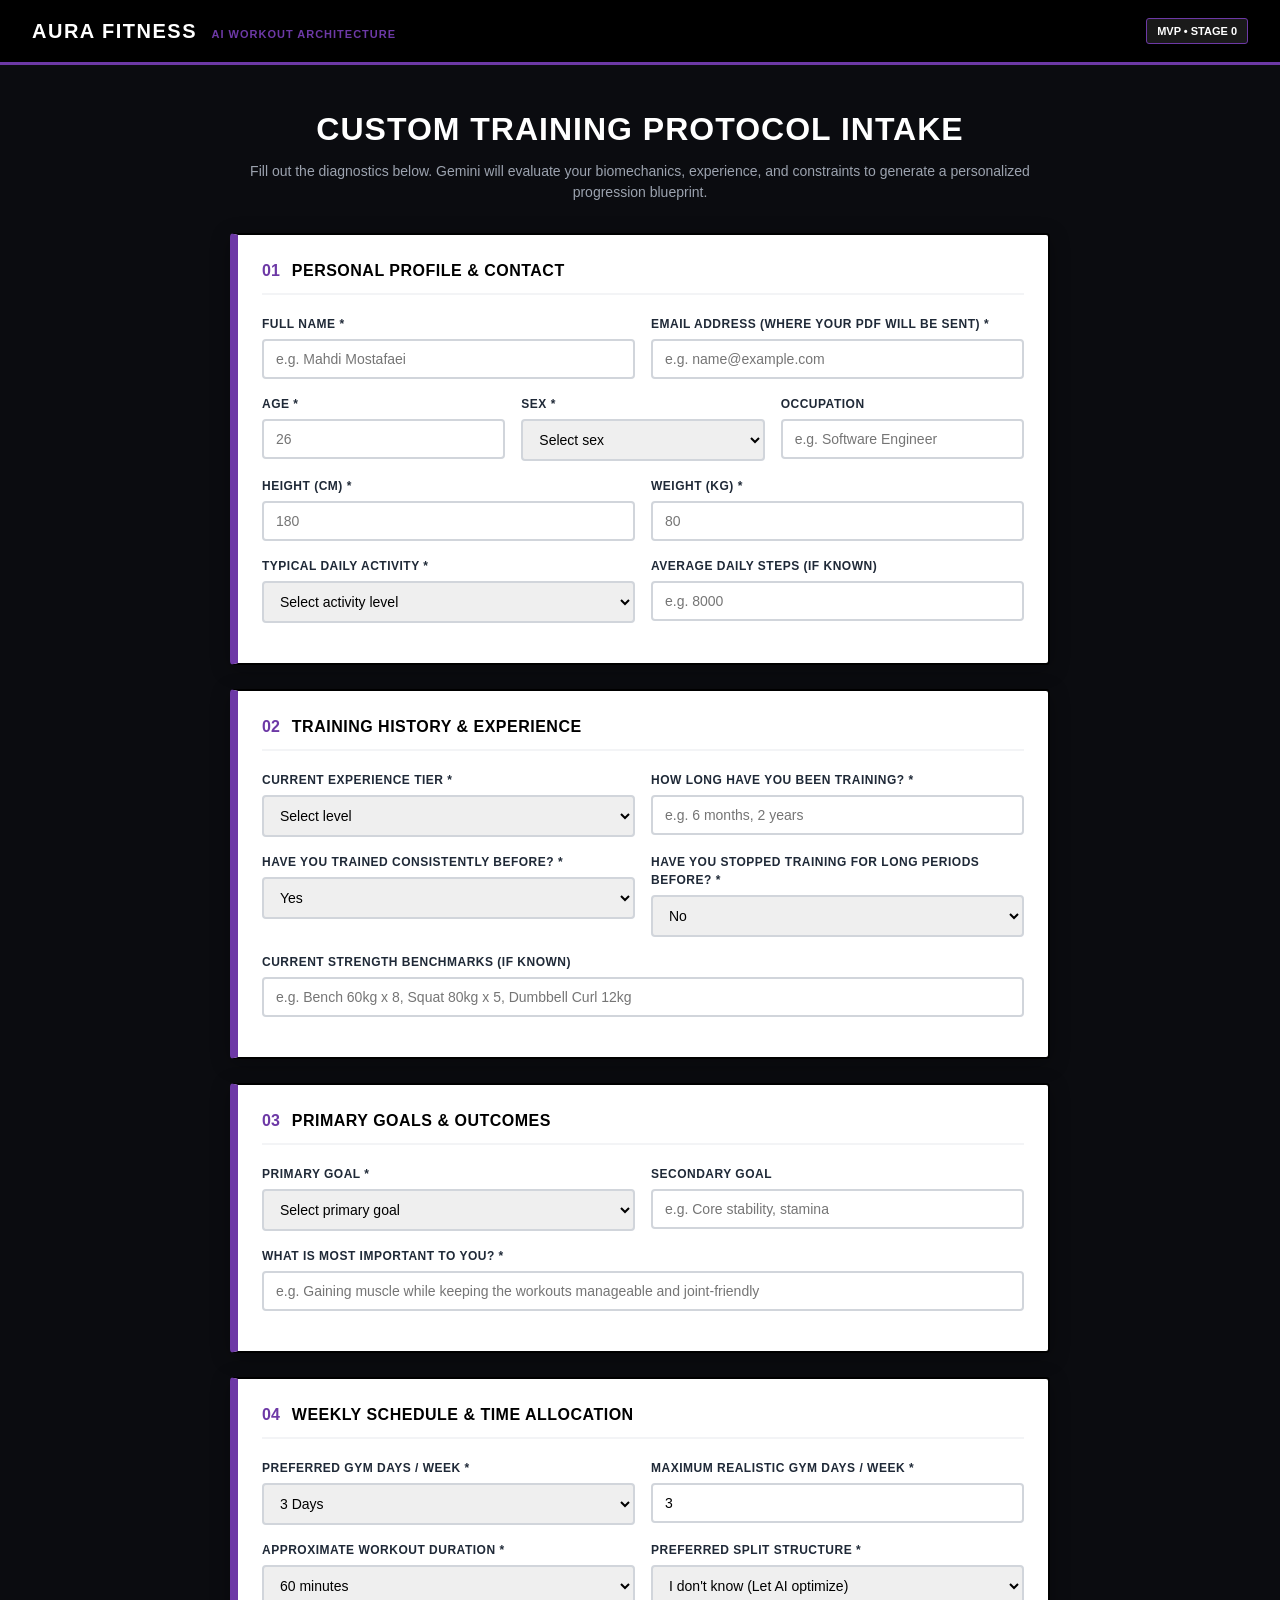
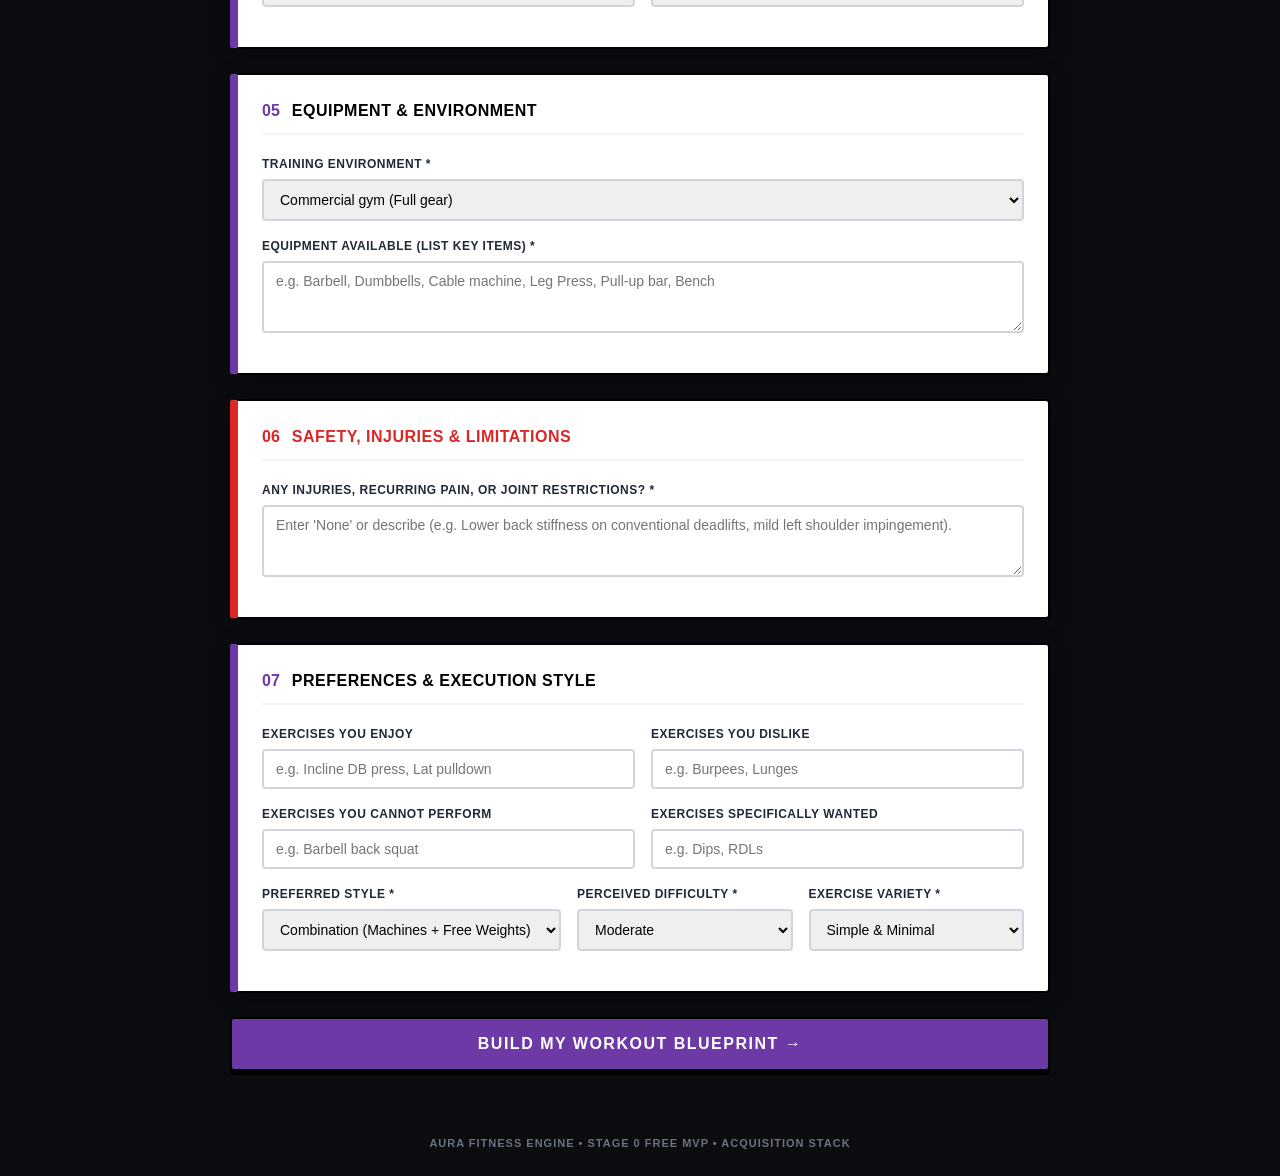
<file: index.html>
<!DOCTYPE html>
<html lang="en">
<head>
  <meta charset="UTF-8" />
  <meta name="viewport" content="width=device-width, initial-scale=1.0"/>
  <title>AURA FITNESS | Custom Workout Generator</title>
  <link rel="stylesheet" href="styles.css" />
</head>
<body>

  <header class="navbar">
    <div class="brand">
      <span class="brand-title">AURA FITNESS</span>
      <span class="brand-tag">AI WORKOUT ARCHITECTURE</span>
    </div>
    <div class="stage-tag">MVP &bull; STAGE 0</div>
  </header>

  <main class="container">
    <div class="form-header">
      <h1>Custom Training Protocol Intake</h1>
      <p>Fill out the diagnostics below. Gemini will evaluate your biomechanics, experience, and constraints to generate a personalized progression blueprint.</p>
    </div>

    <form id="intakeForm">

      <!-- SECTION 1: PERSONAL & CONTACT -->
      <section class="form-card">
        <div class="section-title">
          <span class="section-num">01</span>
          <h2>Personal Profile & Contact</h2>
        </div>
        
        <div class="grid-2">
          <div class="form-group">
            <label for="user_name">Full Name *</label>
            <input type="text" id="user_name" name="user_name" required placeholder="e.g. Mahdi Mostafaei" />
          </div>
          <div class="form-group">
            <label for="user_email">Email Address (Where your PDF will be sent) *</label>
            <input type="email" id="user_email" name="user_email" required placeholder="e.g. name@example.com" />
          </div>
        </div>

        <div class="grid-3">
          <div class="form-group">
            <label for="user_age">Age *</label>
            <input type="number" id="user_age" name="user_age" required min="14" max="100" placeholder="26" />
          </div>
          <div class="form-group">
            <label for="user_sex">Sex *</label>
            <select id="user_sex" name="user_sex" required>
              <option value="" disabled selected>Select sex</option>
              <option value="Male">Male</option>
              <option value="Female">Female</option>
              <option value="Other">Other</option>
            </select>
          </div>
          <div class="form-group">
            <label for="user_occupation">Occupation</label>
            <input type="text" id="user_occupation" name="user_occupation" placeholder="e.g. Software Engineer" />
          </div>
        </div>

        <div class="grid-2">
          <div class="form-group">
            <label for="user_height">Height (cm) *</label>
            <input type="number" id="user_height" name="user_height" required placeholder="180" />
          </div>
          <div class="form-group">
            <label for="user_weight">Weight (kg) *</label>
            <input type="number" id="user_weight" name="user_weight" required placeholder="80" />
          </div>
        </div>

        <div class="grid-2">
          <div class="form-group">
            <label for="daily_activity">Typical Daily Activity *</label>
            <select id="daily_activity" name="daily_activity" required>
              <option value="" disabled selected>Select activity level</option>
              <option value="Mostly sitting">Mostly sitting</option>
              <option value="Somewhat active">Somewhat active</option>
              <option value="Active">Active</option>
              <option value="Very active">Very active</option>
            </select>
          </div>
          <div class="form-group">
            <label for="daily_steps">Average Daily Steps (if known)</label>
            <input type="number" id="daily_steps" name="daily_steps" placeholder="e.g. 8000" />
          </div>
        </div>
      </section>

      <!-- SECTION 2: TRAINING EXPERIENCE -->
      <section class="form-card">
        <div class="section-title">
          <span class="section-num">02</span>
          <h2>Training History & Experience</h2>
        </div>

        <div class="grid-2">
          <div class="form-group">
            <label for="experience_level">Current Experience Tier *</label>
            <select id="experience_level" name="experience_level" required>
              <option value="" disabled selected>Select level</option>
              <option value="Complete beginner">Complete beginner</option>
              <option value="Beginner">Beginner</option>
              <option value="Intermediate">Intermediate</option>
              <option value="Advanced">Advanced</option>
            </select>
          </div>
          <div class="form-group">
            <label for="training_duration">How long have you been training? *</label>
            <input type="text" id="training_duration" name="training_duration" required placeholder="e.g. 6 months, 2 years" />
          </div>
        </div>

        <div class="grid-2">
          <div class="form-group">
            <label for="consistent_training">Have you trained consistently before? *</label>
            <select id="consistent_training" name="consistent_training" required>
              <option value="Yes">Yes</option>
              <option value="No">No</option>
            </select>
          </div>
          <div class="form-group">
            <label for="training_hiatus">Have you stopped training for long periods before? *</label>
            <select id="training_hiatus" name="training_hiatus" required>
              <option value="No">No</option>
              <option value="Yes">Yes</option>
            </select>
          </div>
        </div>

        <div class="form-group">
          <label for="strength_level">Current Strength Benchmarks (if known)</label>
          <input type="text" id="strength_level" name="strength_level" placeholder="e.g. Bench 60kg x 8, Squat 80kg x 5, Dumbbell Curl 12kg" />
        </div>
      </section>

      <!-- SECTION 3: GOALS & PRIORITIES -->
      <section class="form-card">
        <div class="section-title">
          <span class="section-num">03</span>
          <h2>Primary Goals & Outcomes</h2>
        </div>

        <div class="grid-2">
          <div class="form-group">
            <label for="primary_goal">Primary Goal *</label>
            <select id="primary_goal" name="primary_goal" required>
              <option value="" disabled selected>Select primary goal</option>
              <option value="Muscle gain">Muscle gain</option>
              <option value="Strength">Strength</option>
              <option value="Fat loss">Fat loss</option>
              <option value="General fitness">General fitness</option>
              <option value="Body recomposition">Body recomposition</option>
              <option value="Other">Other</option>
            </select>
          </div>
          <div class="form-group">
            <label for="secondary_goal">Secondary Goal</label>
            <input type="text" id="secondary_goal" name="secondary_goal" placeholder="e.g. Core stability, stamina" />
          </div>
        </div>

        <div class="form-group">
          <label for="top_priority">What is most important to you? *</label>
          <input type="text" id="top_priority" name="top_priority" required placeholder="e.g. Gaining muscle while keeping the workouts manageable and joint-friendly" />
        </div>
      </section>

      <!-- SECTION 4: SCHEDULE & SPLIT -->
      <section class="form-card">
        <div class="section-title">
          <span class="section-num">04</span>
          <h2>Weekly Schedule & Time Allocation</h2>
        </div>

        <div class="grid-2">
          <div class="form-group">
            <label for="preferred_days">Preferred Gym Days / Week *</label>
            <select id="preferred_days" name="preferred_days" required>
              <option value="2">2 Days</option>
              <option value="3" selected>3 Days</option>
              <option value="4">4 Days</option>
              <option value="5">5 Days</option>
              <option value="6">6 Days</option>
            </select>
          </div>
          <div class="form-group">
            <label for="max_days">Maximum Realistic Gym Days / Week *</label>
            <input type="number" id="max_days" name="max_days" required min="1" max="7" value="3" />
          </div>
        </div>

        <div class="grid-2">
          <div class="form-group">
            <label for="workout_duration">Approximate Workout Duration *</label>
            <select id="workout_duration" name="workout_duration" required>
              <option value="45 minutes">45 minutes</option>
              <option value="60 minutes" selected>60 minutes</option>
              <option value="75 minutes">75 minutes</option>
              <option value="90 minutes">90 minutes</option>
            </select>
          </div>
          <div class="form-group">
            <label for="preferred_split">Preferred Split Structure *</label>
            <select id="preferred_split" name="preferred_split" required>
              <option value="I don't know" selected>I don't know (Let AI optimize)</option>
              <option value="2-day split">2-day split</option>
              <option value="3-day split">3-day split</option>
              <option value="4-day split">4-day split</option>
              <option value="5-day split">5-day split</option>
            </select>
          </div>
        </div>
      </section>

      <!-- SECTION 5: GYM & EQUIPMENT -->
      <section class="form-card">
        <div class="section-title">
          <span class="section-num">05</span>
          <h2>Equipment & Environment</h2>
        </div>

        <div class="form-group">
          <label for="training_location">Training Environment *</label>
          <select id="training_location" name="training_location" required>
            <option value="Commercial gym" selected>Commercial gym (Full gear)</option>
            <option value="Home gym">Home gym (Limited gear)</option>
            <option value="Other">Other</option>
          </select>
        </div>

        <div class="form-group">
          <label for="equipment_available">Equipment Available (List key items) *</label>
          <textarea id="equipment_available" name="equipment_available" rows="3" required placeholder="e.g. Barbell, Dumbbells, Cable machine, Leg Press, Pull-up bar, Bench"></textarea>
        </div>
      </section>

      <!-- SECTION 6: INJURIES & LIMITATIONS -->
      <section class="form-card alert-card">
        <div class="section-title">
          <span class="section-num red-text">06</span>
          <h2 class="red-text">Safety, Injuries & Limitations</h2>
        </div>

        <div class="form-group">
          <label for="injuries_limitations">Any injuries, recurring pain, or joint restrictions? *</label>
          <textarea id="injuries_limitations" name="injuries_limitations" rows="3" required placeholder="Enter 'None' or describe (e.g. Lower back stiffness on conventional deadlifts, mild left shoulder impingement)."></textarea>
        </div>
      </section>

      <!-- SECTION 7: PREFERENCES & STYLE -->
      <section class="form-card">
        <div class="section-title">
          <span class="section-num">07</span>
          <h2>Preferences & Execution Style</h2>
        </div>

        <div class="grid-2">
          <div class="form-group">
            <label for="exercises_enjoyed">Exercises You Enjoy</label>
            <input type="text" id="exercises_enjoyed" name="exercises_enjoyed" placeholder="e.g. Incline DB press, Lat pulldown" />
          </div>
          <div class="form-group">
            <label for="exercises_disliked">Exercises You Dislike</label>
            <input type="text" id="exercises_disliked" name="exercises_disliked" placeholder="e.g. Burpees, Lunges" />
          </div>
        </div>

        <div class="grid-2">
          <div class="form-group">
            <label for="exercises_cannot_perform">Exercises You Cannot Perform</label>
            <input type="text" id="exercises_cannot_perform" name="exercises_cannot_perform" placeholder="e.g. Barbell back squat" />
          </div>
          <div class="form-group">
            <label for="exercises_wanted">Exercises Specifically Wanted</label>
            <input type="text" id="exercises_wanted" name="exercises_wanted" placeholder="e.g. Dips, RDLs" />
          </div>
        </div>

        <div class="grid-3">
          <div class="form-group">
            <label for="preferred_style">Preferred Style *</label>
            <select id="preferred_style" name="preferred_style" required>
              <option value="Combination" selected>Combination (Machines + Free Weights)</option>
              <option value="Machines">Machines Only</option>
              <option value="Free weights">Free Weights Only</option>
            </select>
          </div>
          <div class="form-group">
            <label for="workout_difficulty">Perceived Difficulty *</label>
            <select id="workout_difficulty" name="workout_difficulty" required>
              <option value="Easy">Easy</option>
              <option value="Moderate" selected>Moderate</option>
              <option value="Hard">Hard</option>
            </select>
          </div>
          <div class="form-group">
            <label for="exercise_variety">Exercise Variety *</label>
            <select id="exercise_variety" name="exercise_variety" required>
              <option value="Simple and minimal exercises" selected>Simple & Minimal</option>
              <option value="More exercise variety">More Variety</option>
            </select>
          </div>
        </div>
      </section>

      <button type="submit" id="submitBtn" class="cta-button">
        BUILD MY WORKOUT BLUEPRINT &rarr;
      </button>
      <p id="statusMsg" class="status-msg"></p>
    </form>
  </main>

  <footer class="footer">
    AURA FITNESS ENGINE &bull; STAGE 0 FREE MVP &bull; ACQUISITION STACK
  </footer>

  <script>
    const form = document.getElementById('intakeForm');
    const submitBtn = document.getElementById('submitBtn');
    const statusMsg = document.getElementById('statusMsg');

    form.addEventListener('submit', async (e) => {
      e.preventDefault();
      submitBtn.disabled = true;
      submitBtn.innerText = "PROCESSING DIAGNOSTIC...";
      statusMsg.innerText = "Transmitting metrics to queue manager...";
      statusMsg.style.color = "#6D39A6";

      const formData = new FormData(form);
      const payload = Object.fromEntries(formData.entries());

      // Routes data strictly to the Google Apps Script Web App
      const WEBHOOK_URL = 'https://script.google.com/macros/s/AKfycbwUA1WUNsJ4465wuCsHQTnNUlRbMQV1OuuaTLduGj7G1RLt8aOj_F4Hyr9l89Tfclg/exec';

      try {
        const response = await fetch(WEBHOOK_URL, {
          method: 'POST',
          // CRITICAL: Must use text/plain to bypass Apps Script CORS preflight checks
          headers: { 'Content-Type': 'text/plain;charset=utf-8' },
          body: JSON.stringify(payload)
        });

        const result = await response.json();

        if (result.status === 'success') {
          submitBtn.innerText = "PROTOCOL GENERATED!";
          statusMsg.innerText = "Success! Your blueprint is being compiled and dispatched to your email.";
          statusMsg.style.color = "#008000";
        } else {
          throw new Error("Server returned status: " + result.message);
        }
      } catch (err) {
        console.error(err);
        submitBtn.disabled = false;
        submitBtn.innerText = "BUILD MY WORKOUT BLUEPRINT →";
        statusMsg.innerText = "Submission captured. (Ready for Phase 3 API connection).";
        statusMsg.style.color = "#111827";
      }
    });
  </script>
</body>
</html>
</file>
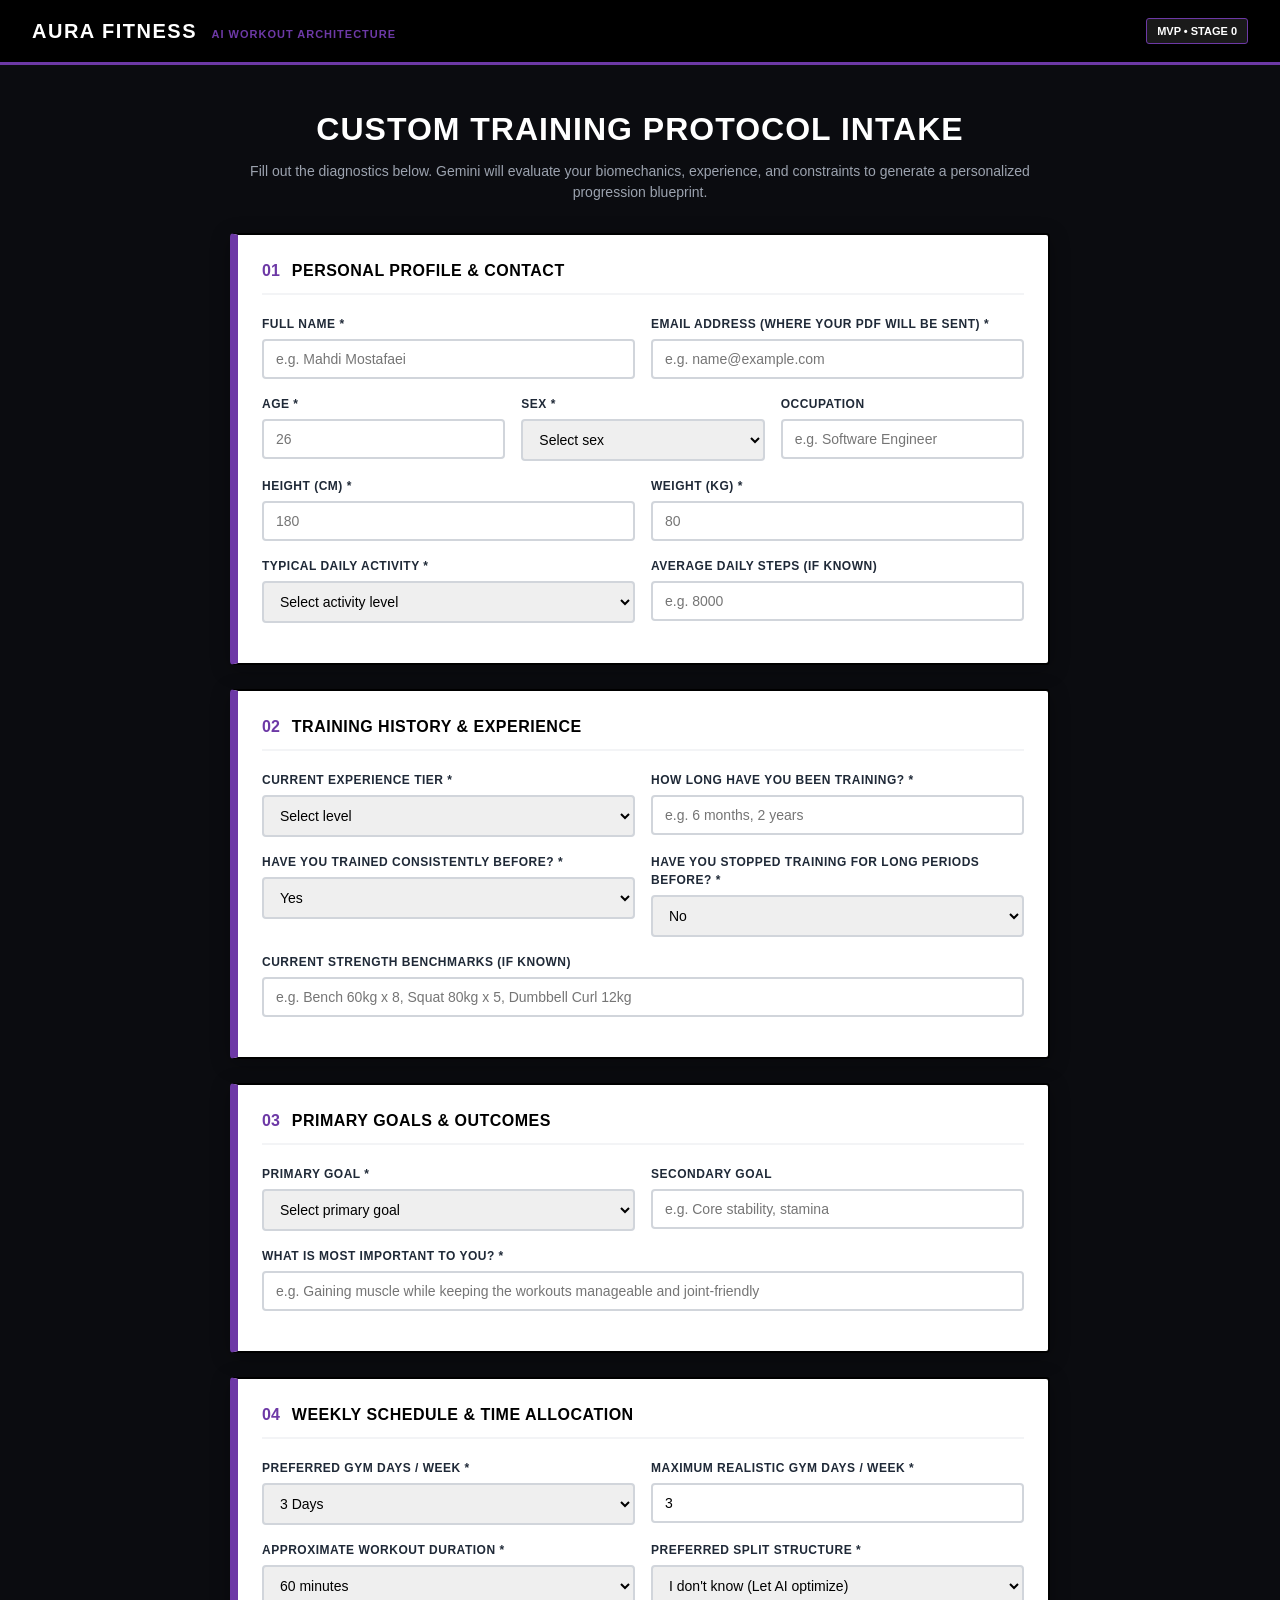
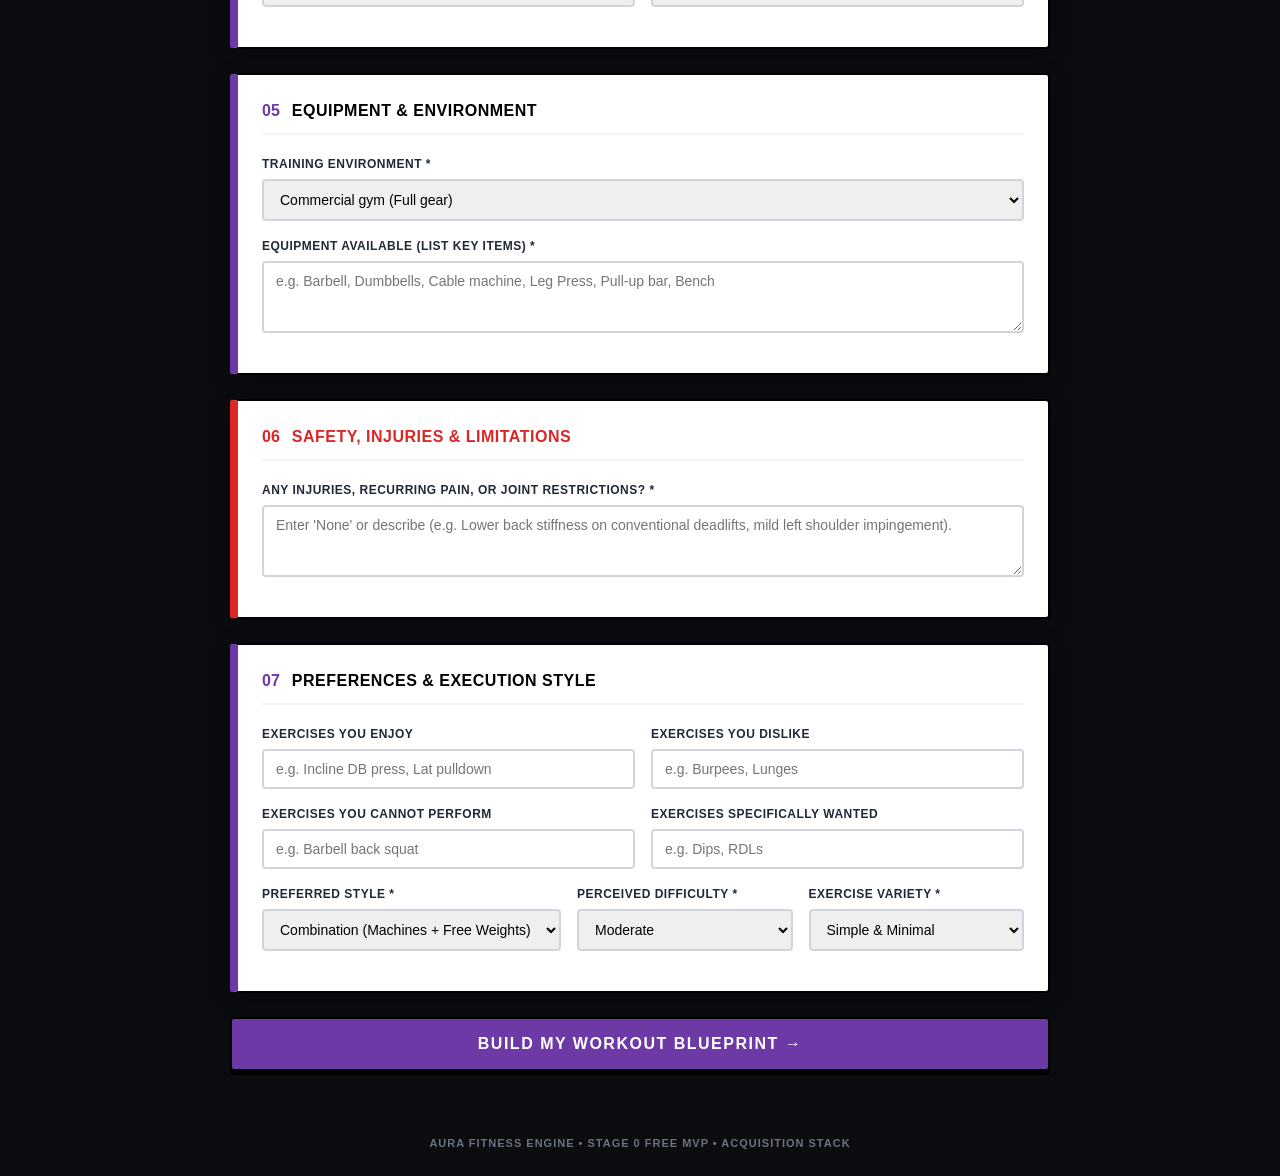
<file: user_intake.html>
<!DOCTYPE html>
<html lang="en">
<head>
  <meta charset="UTF-8" />
  <meta name="viewport" content="width=device-width, initial-scale=1.0"/>
  <title>AURA FITNESS | Custom Workout Generator</title>
  <link rel="stylesheet" href="styles.css" />
</head>
<body>

  <header class="navbar">
    <div class="brand">
      <span class="brand-title">AURA FITNESS</span>
      <span class="brand-tag">AI WORKOUT ARCHITECTURE</span>
    </div>
    <div class="stage-tag">MVP &bull; STAGE 0</div>
  </header>

  <main class="container">
    <div class="form-header">
      <h1>Custom Training Protocol Intake</h1>
      <p>Fill out the diagnostics below. Gemini will evaluate your biomechanics, experience, and constraints to generate a personalized progression blueprint.</p>
    </div>

    <form id="intakeForm">

      <!-- SECTION 1: PERSONAL & CONTACT -->
      <section class="form-card">
        <div class="section-title">
          <span class="section-num">01</span>
          <h2>Personal Profile & Contact</h2>
        </div>
        
        <div class="grid-2">
          <div class="form-group">
            <label for="user_name">Full Name *</label>
            <input type="text" id="user_name" name="user_name" required placeholder="e.g. Mahdi Mostafaei" />
          </div>
          <div class="form-group">
            <label for="user_email">Email Address (Where your PDF will be sent) *</label>
            <input type="email" id="user_email" name="user_email" required placeholder="e.g. name@example.com" />
          </div>
        </div>

        <div class="grid-3">
          <div class="form-group">
            <label for="user_age">Age *</label>
            <input type="number" id="user_age" name="user_age" required min="14" max="100" placeholder="26" />
          </div>
          <div class="form-group">
            <label for="user_sex">Sex *</label>
            <select id="user_sex" name="user_sex" required>
              <option value="" disabled selected>Select sex</option>
              <option value="Male">Male</option>
              <option value="Female">Female</option>
              <option value="Other">Other</option>
            </select>
          </div>
          <div class="form-group">
            <label for="user_occupation">Occupation</label>
            <input type="text" id="user_occupation" name="user_occupation" placeholder="e.g. Software Engineer" />
          </div>
        </div>

        <div class="grid-2">
          <div class="form-group">
            <label for="user_height">Height (cm) *</label>
            <input type="number" id="user_height" name="user_height" required placeholder="180" />
          </div>
          <div class="form-group">
            <label for="user_weight">Weight (kg) *</label>
            <input type="number" id="user_weight" name="user_weight" required placeholder="80" />
          </div>
        </div>

        <div class="grid-2">
          <div class="form-group">
            <label for="daily_activity">Typical Daily Activity *</label>
            <select id="daily_activity" name="daily_activity" required>
              <option value="" disabled selected>Select activity level</option>
              <option value="Mostly sitting">Mostly sitting</option>
              <option value="Somewhat active">Somewhat active</option>
              <option value="Active">Active</option>
              <option value="Very active">Very active</option>
            </select>
          </div>
          <div class="form-group">
            <label for="daily_steps">Average Daily Steps (if known)</label>
            <input type="number" id="daily_steps" name="daily_steps" placeholder="e.g. 8000" />
          </div>
        </div>
      </section>

      <!-- SECTION 2: TRAINING EXPERIENCE -->
      <section class="form-card">
        <div class="section-title">
          <span class="section-num">02</span>
          <h2>Training History & Experience</h2>
        </div>

        <div class="grid-2">
          <div class="form-group">
            <label for="experience_level">Current Experience Tier *</label>
            <select id="experience_level" name="experience_level" required>
              <option value="" disabled selected>Select level</option>
              <option value="Complete beginner">Complete beginner</option>
              <option value="Beginner">Beginner</option>
              <option value="Intermediate">Intermediate</option>
              <option value="Advanced">Advanced</option>
            </select>
          </div>
          <div class="form-group">
            <label for="training_duration">How long have you been training? *</label>
            <input type="text" id="training_duration" name="training_duration" required placeholder="e.g. 6 months, 2 years" />
          </div>
        </div>

        <div class="grid-2">
          <div class="form-group">
            <label for="consistent_training">Have you trained consistently before? *</label>
            <select id="consistent_training" name="consistent_training" required>
              <option value="Yes">Yes</option>
              <option value="No">No</option>
            </select>
          </div>
          <div class="form-group">
            <label for="training_hiatus">Have you stopped training for long periods before? *</label>
            <select id="training_hiatus" name="training_hiatus" required>
              <option value="No">No</option>
              <option value="Yes">Yes</option>
            </select>
          </div>
        </div>

        <div class="form-group">
          <label for="strength_level">Current Strength Benchmarks (if known)</label>
          <input type="text" id="strength_level" name="strength_level" placeholder="e.g. Bench 60kg x 8, Squat 80kg x 5, Dumbbell Curl 12kg" />
        </div>
      </section>

      <!-- SECTION 3: GOALS & PRIORITIES -->
      <section class="form-card">
        <div class="section-title">
          <span class="section-num">03</span>
          <h2>Primary Goals & Outcomes</h2>
        </div>

        <div class="grid-2">
          <div class="form-group">
            <label for="primary_goal">Primary Goal *</label>
            <select id="primary_goal" name="primary_goal" required>
              <option value="" disabled selected>Select primary goal</option>
              <option value="Muscle gain">Muscle gain</option>
              <option value="Strength">Strength</option>
              <option value="Fat loss">Fat loss</option>
              <option value="General fitness">General fitness</option>
              <option value="Body recomposition">Body recomposition</option>
              <option value="Other">Other</option>
            </select>
          </div>
          <div class="form-group">
            <label for="secondary_goal">Secondary Goal</label>
            <input type="text" id="secondary_goal" name="secondary_goal" placeholder="e.g. Core stability, stamina" />
          </div>
        </div>

        <div class="form-group">
          <label for="top_priority">What is most important to you? *</label>
          <input type="text" id="top_priority" name="top_priority" required placeholder="e.g. Gaining muscle while keeping the workouts manageable and joint-friendly" />
        </div>
      </section>

      <!-- SECTION 4: SCHEDULE & SPLIT -->
      <section class="form-card">
        <div class="section-title">
          <span class="section-num">04</span>
          <h2>Weekly Schedule & Time Allocation</h2>
        </div>

        <div class="grid-2">
          <div class="form-group">
            <label for="preferred_days">Preferred Gym Days / Week *</label>
            <select id="preferred_days" name="preferred_days" required>
              <option value="2">2 Days</option>
              <option value="3" selected>3 Days</option>
              <option value="4">4 Days</option>
              <option value="5">5 Days</option>
              <option value="6">6 Days</option>
            </select>
          </div>
          <div class="form-group">
            <label for="max_days">Maximum Realistic Gym Days / Week *</label>
            <input type="number" id="max_days" name="max_days" required min="1" max="7" value="3" />
          </div>
        </div>

        <div class="grid-2">
          <div class="form-group">
            <label for="workout_duration">Approximate Workout Duration *</label>
            <select id="workout_duration" name="workout_duration" required>
              <option value="45 minutes">45 minutes</option>
              <option value="60 minutes" selected>60 minutes</option>
              <option value="75 minutes">75 minutes</option>
              <option value="90 minutes">90 minutes</option>
            </select>
          </div>
          <div class="form-group">
            <label for="preferred_split">Preferred Split Structure *</label>
            <select id="preferred_split" name="preferred_split" required>
              <option value="I don't know" selected>I don't know (Let AI optimize)</option>
              <option value="2-day split">2-day split</option>
              <option value="3-day split">3-day split</option>
              <option value="4-day split">4-day split</option>
              <option value="5-day split">5-day split</option>
            </select>
          </div>
        </div>
      </section>

      <!-- SECTION 5: GYM & EQUIPMENT -->
      <section class="form-card">
        <div class="section-title">
          <span class="section-num">05</span>
          <h2>Equipment & Environment</h2>
        </div>

        <div class="form-group">
          <label for="training_location">Training Environment *</label>
          <select id="training_location" name="training_location" required>
            <option value="Commercial gym" selected>Commercial gym (Full gear)</option>
            <option value="Home gym">Home gym (Limited gear)</option>
            <option value="Other">Other</option>
          </select>
        </div>

        <div class="form-group">
          <label for="equipment_available">Equipment Available (List key items) *</label>
          <textarea id="equipment_available" name="equipment_available" rows="3" required placeholder="e.g. Barbell, Dumbbells, Cable machine, Leg Press, Pull-up bar, Bench"></textarea>
        </div>
      </section>

      <!-- SECTION 6: INJURIES & LIMITATIONS -->
      <section class="form-card alert-card">
        <div class="section-title">
          <span class="section-num red-text">06</span>
          <h2 class="red-text">Safety, Injuries & Limitations</h2>
        </div>

        <div class="form-group">
          <label for="injuries_limitations">Any injuries, recurring pain, or joint restrictions? *</label>
          <textarea id="injuries_limitations" name="injuries_limitations" rows="3" required placeholder="Enter 'None' or describe (e.g. Lower back stiffness on conventional deadlifts, mild left shoulder impingement)."></textarea>
        </div>
      </section>

      <!-- SECTION 7: PREFERENCES & STYLE -->
      <section class="form-card">
        <div class="section-title">
          <span class="section-num">07</span>
          <h2>Preferences & Execution Style</h2>
        </div>

        <div class="grid-2">
          <div class="form-group">
            <label for="exercises_enjoyed">Exercises You Enjoy</label>
            <input type="text" id="exercises_enjoyed" name="exercises_enjoyed" placeholder="e.g. Incline DB press, Lat pulldown" />
          </div>
          <div class="form-group">
            <label for="exercises_disliked">Exercises You Dislike</label>
            <input type="text" id="exercises_disliked" name="exercises_disliked" placeholder="e.g. Burpees, Lunges" />
          </div>
        </div>

        <div class="grid-2">
          <div class="form-group">
            <label for="exercises_cannot_perform">Exercises You Cannot Perform</label>
            <input type="text" id="exercises_cannot_perform" name="exercises_cannot_perform" placeholder="e.g. Barbell back squat" />
          </div>
          <div class="form-group">
            <label for="exercises_wanted">Exercises Specifically Wanted</label>
            <input type="text" id="exercises_wanted" name="exercises_wanted" placeholder="e.g. Dips, RDLs" />
          </div>
        </div>

        <div class="grid-3">
          <div class="form-group">
            <label for="preferred_style">Preferred Style *</label>
            <select id="preferred_style" name="preferred_style" required>
              <option value="Combination" selected>Combination (Machines + Free Weights)</option>
              <option value="Machines">Machines Only</option>
              <option value="Free weights">Free Weights Only</option>
            </select>
          </div>
          <div class="form-group">
            <label for="workout_difficulty">Perceived Difficulty *</label>
            <select id="workout_difficulty" name="workout_difficulty" required>
              <option value="Easy">Easy</option>
              <option value="Moderate" selected>Moderate</option>
              <option value="Hard">Hard</option>
            </select>
          </div>
          <div class="form-group">
            <label for="exercise_variety">Exercise Variety *</label>
            <select id="exercise_variety" name="exercise_variety" required>
              <option value="Simple and minimal exercises" selected>Simple & Minimal</option>
              <option value="More exercise variety">More Variety</option>
            </select>
          </div>
        </div>
      </section>

      <button type="submit" id="submitBtn" class="cta-button">
        BUILD MY WORKOUT BLUEPRINT &rarr;
      </button>
      <p id="statusMsg" class="status-msg"></p>
    </form>
  </main>

  <footer class="footer">
    AURA FITNESS ENGINE &bull; STAGE 0 FREE MVP &bull; ACQUISITION STACK
  </footer>

  <script>
    const form = document.getElementById('intakeForm');
    const submitBtn = document.getElementById('submitBtn');
    const statusMsg = document.getElementById('statusMsg');

    form.addEventListener('submit', async (e) => {
      e.preventDefault();
      submitBtn.disabled = true;
      submitBtn.innerText = "PROCESSING DIAGNOSTIC...";
      statusMsg.innerText = "Transmitting metrics to queue manager...";
      statusMsg.style.color = "#6D39A6";

      const formData = new FormData(form);
      const payload = Object.fromEntries(formData.entries());

      // Insert your deployed Apps Script Web App URL here
      const WEBHOOK_URL = 'https://script.google.com/macros/s/AKfycbwUA1WUNsJ4465wuCsHQTnNUlRbMQV1OuuaTLduGj7G1RLt8aOj_F4Hyr9l89Tfclg/exec';

      try {
        const response = await fetch(WEBHOOK_URL, {
          method: 'POST',
          // CRITICAL: Must use text/plain to bypass Apps Script CORS preflight checks
          headers: { 'Content-Type': 'text/plain;charset=utf-8' },
          body: JSON.stringify(payload)
        });

        // Apps Script returns a text output that we parse back to JSON
        const result = await response.json();

        if (result.status === 'success') {
          submitBtn.innerText = "PROTOCOL GENERATED!";
          statusMsg.innerText = "Success! Your blueprint is being compiled and dispatched to your email.";
          statusMsg.style.color = "#008000";
        } else {
          throw new Error("Server returned status: " + result.message);
        }
      } catch (err) {
        console.error(err);
        submitBtn.disabled = false;
        submitBtn.innerText = "BUILD MY WORKOUT BLUEPRINT →";
        statusMsg.innerText = "Submission captured. (Ready for Phase 3 API connection).";
        statusMsg.style.color = "#111827";
      }
    });
  </script>
</body>
</html>
</file>
<file: styles.css>
* {
  box-sizing: border-box;
  margin: 0;
  padding: 0;
}

body {
  font-family: -apple-system, BlinkMacSystemFont, "Segoe UI", Roboto, sans-serif;
  background-color: #0b0c10;
  color: #111827;
  line-height: 1.5;
}

/* NAVBAR */
.navbar {
  background-color: #000000;
  border-bottom: 3px solid #6D39A6;
  padding: 16px 32px;
  display: flex;
  justify-content: space-between;
  align-items: center;
}

.brand-title {
  font-size: 20px;
  font-weight: 900;
  letter-spacing: 1.5px;
  color: #ffffff;
}

.brand-tag {
  font-size: 11px;
  font-weight: 700;
  color: #6D39A6;
  margin-left: 10px;
  letter-spacing: 1px;
}

.stage-tag {
  font-size: 11px;
  font-weight: 800;
  background-color: #1a1a1a;
  color: #ffffff;
  padding: 4px 10px;
  border: 1px solid #6D39A6;
  border-radius: 3px;
}

/* CONTAINER */
.container {
  max-width: 860px;
  margin: 40px auto;
  padding: 0 20px;
}

.form-header {
  text-align: center;
  margin-bottom: 30px;
  color: #ffffff;
}

.form-header h1 {
  font-size: 32px;
  font-weight: 900;
  text-transform: uppercase;
  letter-spacing: 1px;
  margin-bottom: 8px;
}

.form-header p {
  color: #9ca3af;
  font-size: 14px;
}

/* CARDS */
.form-card {
  background: #ffffff;
  border: 2px solid #000000;
  border-left: 8px solid #6D39A6;
  padding: 24px;
  margin-bottom: 24px;
  border-radius: 4px;
  box-shadow: 0 4px 20px rgba(0,0,0,0.3);
}

.alert-card {
  border-left-color: #dc2626;
}

.section-title {
  display: flex;
  align-items: center;
  gap: 12px;
  margin-bottom: 20px;
  border-bottom: 2px solid #f3f4f6;
  padding-bottom: 10px;
}

.section-num {
  font-size: 16px;
  font-weight: 900;
  color: #6D39A6;
}

.section-title h2 {
  font-size: 16px;
  font-weight: 900;
  text-transform: uppercase;
  letter-spacing: 0.5px;
  color: #000000;
}

.red-text {
  color: #dc2626 !important;
}

/* FORM LAYOUT */
.grid-2 {
  display: grid;
  grid-template-columns: 1fr 1fr;
  gap: 16px;
}

.grid-3 {
  display: grid;
  grid-template-columns: 1fr 1fr 1fr;
  gap: 16px;
}

@media (max-width: 680px) {
  .grid-2, .grid-3 {
    grid-template-columns: 1fr;
  }
}

.form-group {
  margin-bottom: 16px;
  display: flex;
  flex-direction: column;
}

label {
  font-size: 12px;
  font-weight: 800;
  text-transform: uppercase;
  color: #1f2937;
  margin-bottom: 6px;
  letter-spacing: 0.5px;
}

input, select, textarea {
  padding: 10px 12px;
  border: 2px solid #d1d5db;
  border-radius: 4px;
  font-size: 14px;
  color: #000000;
  outline: none;
  font-family: inherit;
  transition: border-color 0.15s ease;
}

input:focus, select:focus, textarea:focus {
  border-color: #6D39A6;
}

/* CTA BUTTON */
.cta-button {
  width: 100%;
  background: #6D39A6;
  color: #ffffff;
  border: 2px solid #000000;
  padding: 16px;
  font-size: 16px;
  font-weight: 900;
  text-transform: uppercase;
  letter-spacing: 1.5px;
  cursor: pointer;
  border-radius: 4px;
  box-shadow: 0 4px 0 #000000;
  transition: transform 0.1s ease, box-shadow 0.1s ease;
}

.cta-button:hover {
  background: #5b2f8c;
}

.cta-button:active {
  transform: translateY(2px);
  box-shadow: 0 2px 0 #000000;
}

.cta-button:disabled {
  background: #9ca3af;
  cursor: not-allowed;
  box-shadow: none;
}

.status-msg {
  text-align: center;
  font-size: 13px;
  font-weight: 700;
  margin-top: 14px;
}

/* FOOTER */
.footer {
  text-align: center;
  color: #6b7280;
  font-size: 11px;
  font-weight: 800;
  letter-spacing: 1px;
  padding: 24px;
}
</file>
